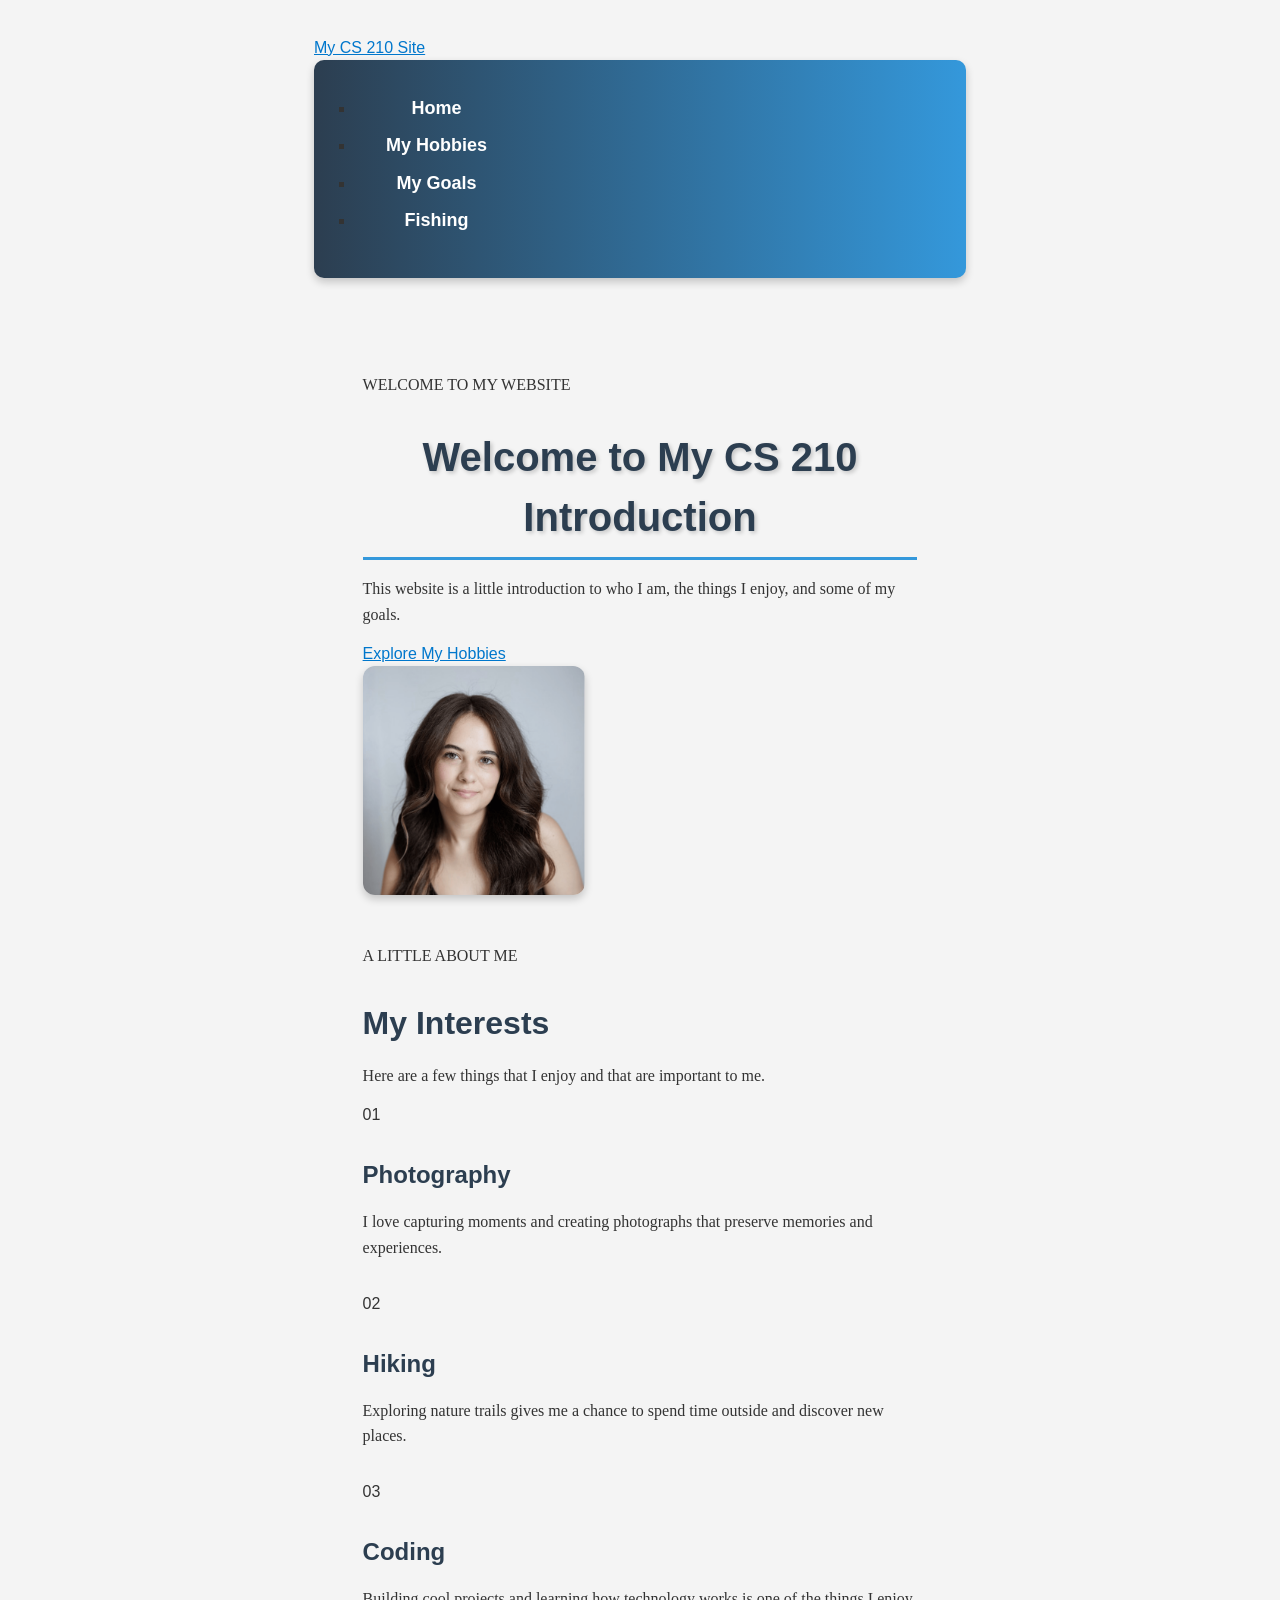
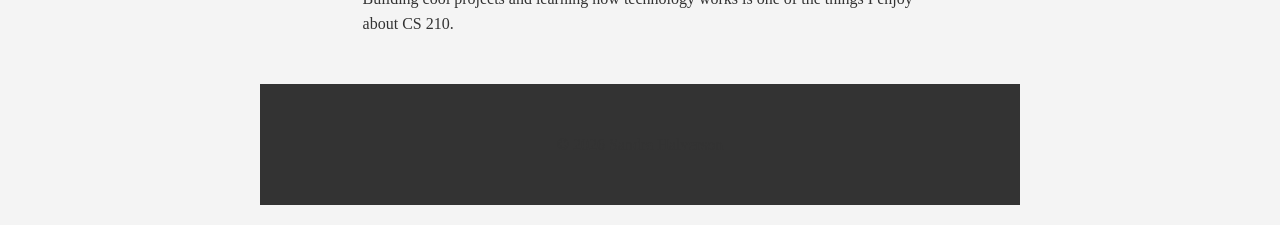
<file: index.html>
<!DOCTYPE html>
<html lang="en">
<head>
    <meta charset="UTF-8">
    <meta name="viewport" content="width=device-width, initial-scale=1.0">

    <!-- Final project update: redesigned the site with a responsive layout,
         fluid typography, improved navigation, and an interests card section. -->

    <title>My Introduction - CS 210</title>
    <link rel="stylesheet" href="css/style.css">
</head>

<body>
    <header class="site-header">
        <div class="container header-content">
            <a href="index.html" class="site-title">My CS 210 Site</a>

            <nav aria-label="Main navigation">
                <ul class="nav-list">
                    <li><a href="index.html" aria-current="page">Home</a></li>
                    <li><a href="hobbies/hobbies.html">My Hobbies</a></li>
                    <li><a href="goals/goals.html">My Goals</a></li>
                    <li><a href="fishing/fishing.html">Fishing</a></li>
                </ul>
            </nav>
        </div>
    </header>

    <main>
        <section class="hero container">
            <div class="hero-text">
                <p class="eyebrow">WELCOME TO MY WEBSITE</p>
                <h1>Welcome to My CS 210 Introduction</h1>

                <p class="intro">
                    This website is a little introduction to who I am,
                    the things I enjoy, and some of my goals.
                </p>

                <a class="button" href="hobbies/hobbies.html">Explore My Hobbies</a>
            </div>

            <div class="hero-image">
                <img src="img/sandra.png"
                     alt="A headshot of me">
            </div>
        </section>

        <section class="interests container">
            <div class="section-heading">
                <p class="eyebrow">A LITTLE ABOUT ME</p>
                <h2>My Interests</h2>
                <p>
                    Here are a few things that I enjoy and that are important
                    to me.
                </p>
            </div>

            <div class="interest-grid">
                <article class="interest-card">
                    <span class="card-number">01</span>
                    <h3>Photography</h3>
                    <p>
                        I love capturing moments and creating photographs
                        that preserve memories and experiences.
                    </p>
                </article>

                <article class="interest-card">
                    <span class="card-number">02</span>
                    <h3>Hiking</h3>
                    <p>
                        Exploring nature trails gives me a chance to spend
                        time outside and discover new places.
                    </p>
                </article>

                <article class="interest-card">
                    <span class="card-number">03</span>
                    <h3>Coding</h3>
                    <p>
                        Building cool projects and learning how technology
                        works is one of the things I enjoy about CS 210.
                    </p>
                </article>
            </div>
        </section>
    </main>

    <footer class="site-footer">
        <div class="container">
            <p>&copy; 2026 Sandra Halverson</p>
        </div>
    </footer>
</body>
</html>
</file>
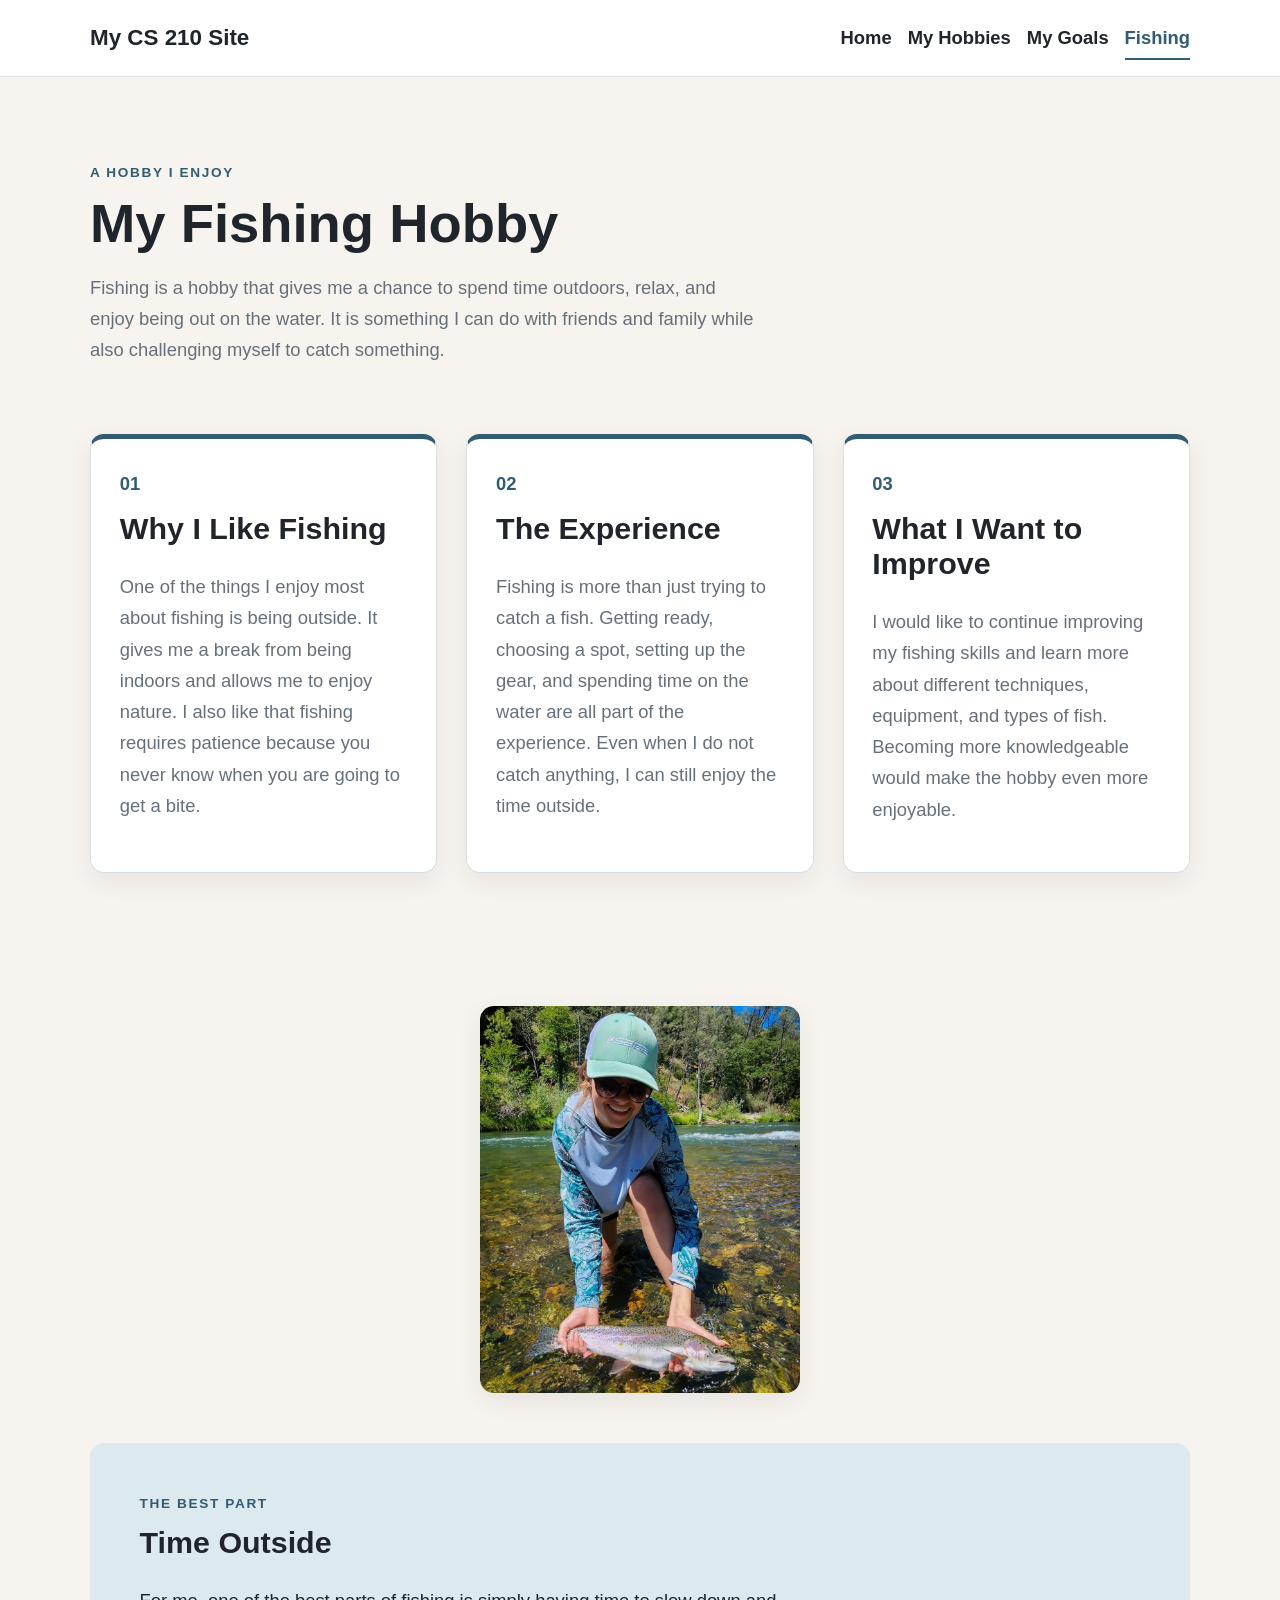
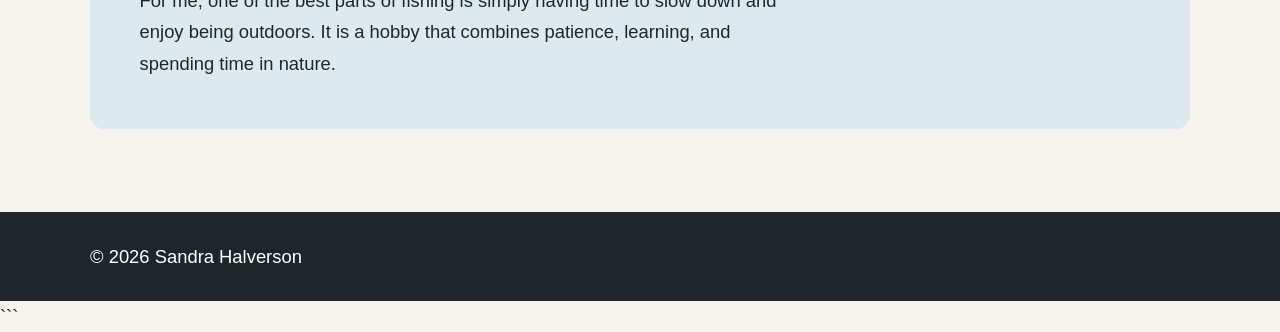
<file: fishing/fishing.html>
<!DOCTYPE html>
<html lang="en">
<head>
    <meta charset="UTF-8">
    <meta name="viewport" content="width=device-width, initial-scale=1.0">

    <title>Fishing - CS 210</title>
    <link rel="stylesheet" href="css/fishing.css">
</head>

<body>
    <header class="site-header">
        <div class="container header-content">
            <a href="index.html" class="site-title">My CS 210 Site</a>

            <nav aria-label="Main navigation">
                <ul class="nav-list">
                    <li><a href="../index.html">Home</a></li>
                    <li><a href="../hobbies/hobbies.html">My Hobbies</a></li>
                    <li><a href="../goals/goals.html">My Goals</a></li>
                    <li><a href="../fishing/fishing.html" aria-current="page">Fishing</a></li>
                </ul>
            </nav>
        </div>
    </header>

    <main>
        <section class="page-intro container">
            <p class="eyebrow">A HOBBY I ENJOY</p>

            <h1>My Fishing Hobby</h1>

            <p>
                Fishing is a hobby that gives me a chance to spend time
                outdoors, relax, and enjoy being out on the water. It is
                something I can do with friends and family while also
                challenging myself to catch something.
            </p>
        </section>

        <section class="content-section container">
            <div class="fishing-grid">

                <article class="fishing-card">
                    <span class="card-number">01</span>
                    <h2>Why I Like Fishing</h2>

                    <p>
                        One of the things I enjoy most about fishing is being
                        outside. It gives me a break from being indoors and
                        allows me to enjoy nature. I also like that fishing
                        requires patience because you never know when you are
                        going to get a bite.
                    </p>
                </article>

                <article class="fishing-card">
                    <span class="card-number">02</span>
                    <h2>The Experience</h2>

                    <p>
                        Fishing is more than just trying to catch a fish.
                        Getting ready, choosing a spot, setting up the gear,
                        and spending time on the water are all part of the
                        experience. Even when I do not catch anything, I can
                        still enjoy the time outside.
                    </p>
                </article>

                <article class="fishing-card">
                    <span class="card-number">03</span>
                    <h2>What I Want to Improve</h2>

                    <p>
                        I would like to continue improving my fishing skills
                        and learn more about different techniques, equipment,
                        and types of fish. Becoming more knowledgeable would
                        make the hobby even more enjoyable.
                    </p>
                </article>

            </div>
        </section>

        <section class="fishing-image container">
            <img src="img/fishing.jpeg" alt="Fishing on a lake">
        </section> 

        <section class="fishing-highlight container">
            <div>
                <p class="eyebrow">THE BEST PART</p>
                <h2>Time Outside</h2>

                <p>
                    For me, one of the best parts of fishing is simply having
                    time to slow down and enjoy being outdoors. It is a hobby
                    that combines patience, learning, and spending time in
                    nature.
                </p>
            </div>
        </section>
    </main>

    <footer class="site-footer">
        <div class="container">
            <p>&copy; 2026 Sandra Halverson</p>
        </div>
    </footer>
</body>
</html>
```
</file>
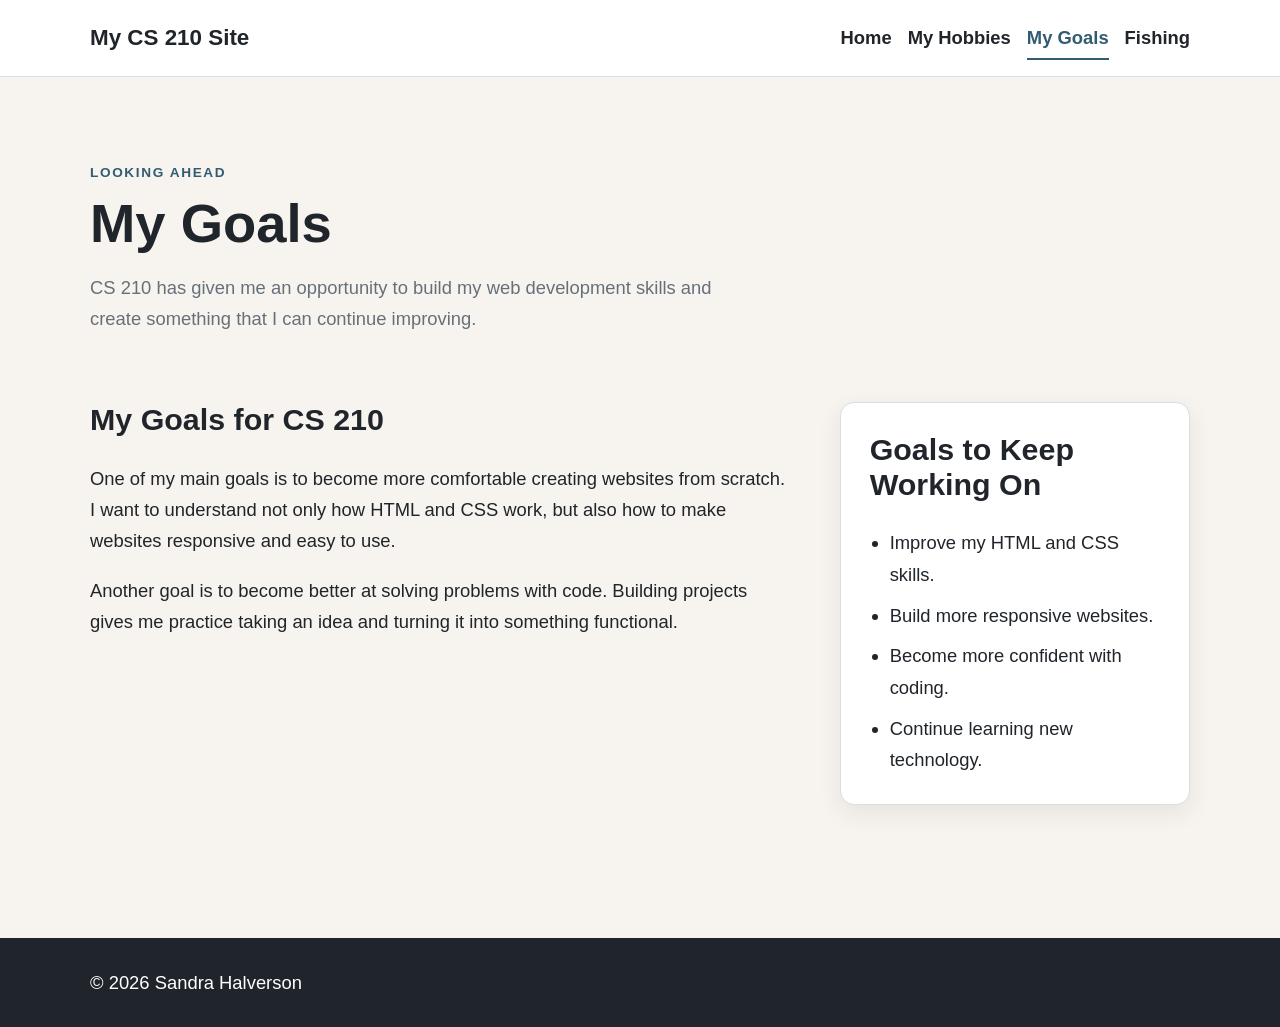
<file: goals/goals.html>
<!DOCTYPE html>
<html lang="en">
<head>
    <meta charset="UTF-8">
    <meta name="viewport" content="width=device-width, initial-scale=1.0">

    <title>My Goals - CS 210</title>
    <link rel="stylesheet" href="css/goals.css">
</head>

<body>
    <header class="site-header">
        <div class="container header-content">
            <a href="index.html" class="site-title">My CS 210 Site</a>

            <nav aria-label="Main navigation">
                <ul class="nav-list">
                    <li><a href="../index.html">Home</a></li>
                    <li><a href="../hobbies/hobbies.html">My Hobbies</a></li>
                    <li><a href="../goals/goals.html" aria-current="page">My Goals</a></li>
                    <li><a href="../fishing/fishing.html">Fishing</a></li>
                </ul>
            </nav>
        </div>
    </header>

    <main>
        <section class="page-intro container">
            <p class="eyebrow">LOOKING AHEAD</p>
            <h1>My Goals</h1>
            <p>
                CS 210 has given me an opportunity to build my web development
                skills and create something that I can continue improving.
            </p>
        </section>

        <section class="content-section container">
            <div class="goal-layout">
                <div class="goal-main">
                    <h2>My Goals for CS 210</h2>

                    <p>
                        One of my main goals is to become more comfortable
                        creating websites from scratch. I want to understand
                        not only how HTML and CSS work, but also how to make
                        websites responsive and easy to use.
                    </p>

                    <p>
                        Another goal is to become better at solving problems
                        with code. Building projects gives me practice taking
                        an idea and turning it into something functional.
                    </p>
                </div>

                <aside class="goal-box">
                    <h2>Goals to Keep Working On</h2>

                    <ul>
                        <li>Improve my HTML and CSS skills.</li>
                        <li>Build more responsive websites.</li>
                        <li>Become more confident with coding.</li>
                        <li>Continue learning new technology.</li>
                    </ul>
                </aside>
            </div>
        </section>
    </main>

    <footer class="site-footer">
        <div class="container">
            <p>&copy; 2026 Sandra Halverson</p>
        </div>
    </footer>
</body>
</html>
</file>
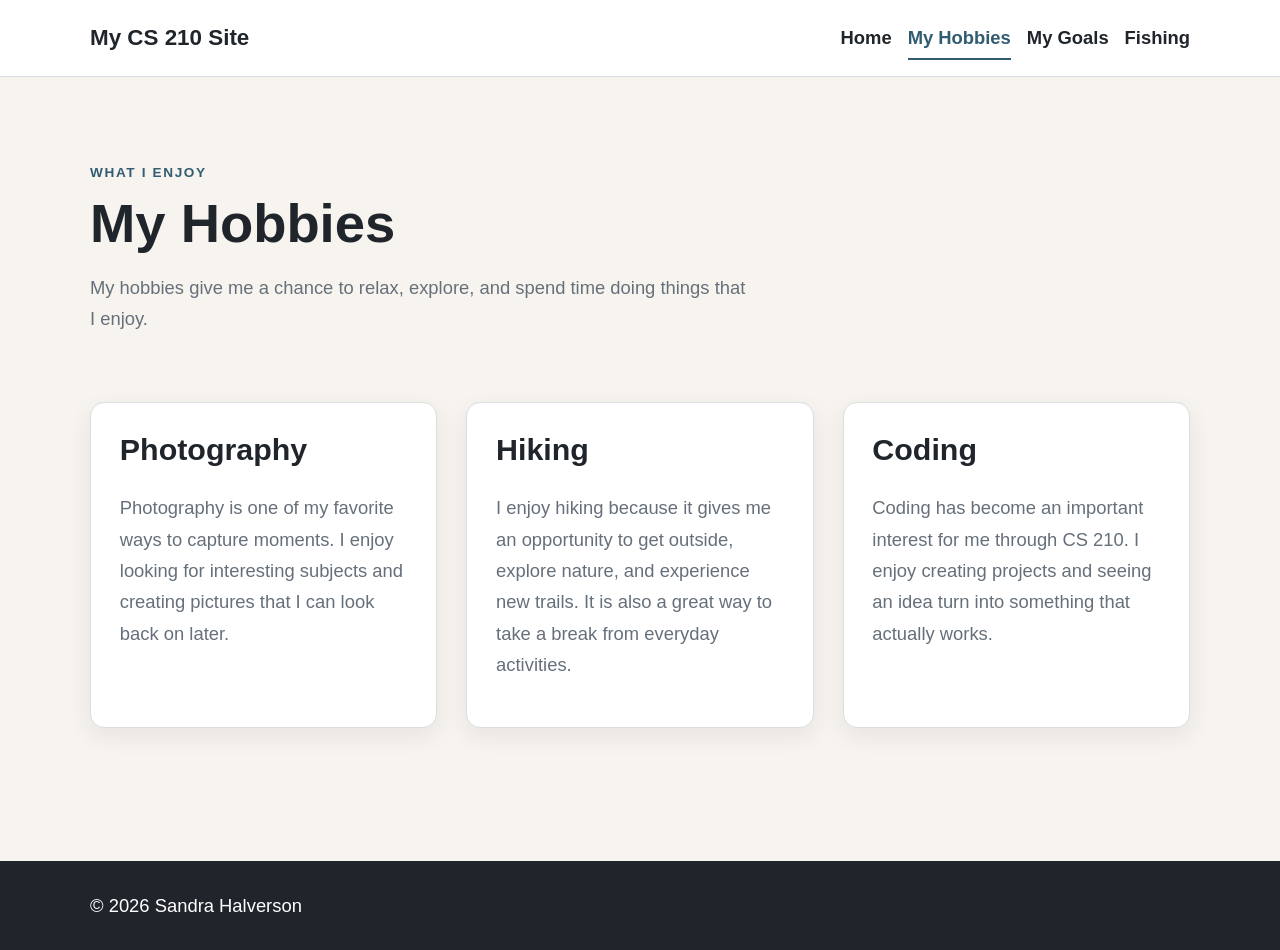
<file: hobbies/hobbies.html>
<!DOCTYPE html>
<html lang="en">
<head>
    <meta charset="UTF-8">
    <meta name="viewport" content="width=device-width, initial-scale=1.0">

    <title>My Hobbies - CS 210</title>
    <link rel="stylesheet" href="css/hobbies.css">
</head>

<body>
    <header class="site-header">
        <div class="container header-content">
            <a href="index.html" class="site-title">My CS 210 Site</a>

            <nav aria-label="Main navigation">
                <ul class="nav-list">
                    <li><a href="../index.html">Home</a></li>
                    <li><a href="../hobbies/hobbies.html" aria-current="page">My Hobbies</a></li>
                    <li><a href="../goals/goals.html">My Goals</a></li>
                    <li><a href="../fishing/fishing.html">Fishing</a></li>
                </ul>
            </nav>
        </div>
    </header>

    <main>
        <section class="page-intro container">
            <p class="eyebrow">WHAT I ENJOY</p>
            <h1>My Hobbies</h1>
            <p>
                My hobbies give me a chance to relax, explore, and spend time
                doing things that I enjoy.
            </p>
        </section>

        <section class="content-section container">
            <div class="hobby-grid">
                <article class="hobby-card">
                    <h2>Photography</h2>
                    <p>
                        Photography is one of my favorite ways to capture
                        moments. I enjoy looking for interesting subjects and
                        creating pictures that I can look back on later.
                    </p>
                </article>

                <article class="hobby-card">
                    <h2>Hiking</h2>
                    <p>
                        I enjoy hiking because it gives me an opportunity to
                        get outside, explore nature, and experience new trails.
                        It is also a great way to take a break from everyday
                        activities.
                    </p>
                </article>

                <article class="hobby-card">
                    <h2>Coding</h2>
                    <p>
                        Coding has become an important interest for me through
                        CS 210. I enjoy creating projects and seeing an idea
                        turn into something that actually works.
                    </p>
                </article>
            </div>
        </section>
    </main>

    <footer class="site-footer">
        <div class="container">
            <p>&copy; 2026 Sandra Halverson</p>
        </div>
    </footer>
</body>
</html>
</file>
<file: css/style.css>
/* base settings */

html {
  font-size: 16px;
}

* {
  box-sizing: border-box;
}


body {
  margin: 0 auto;  
  padding: 20px; 
  background-color: #f4f4f4;        
  color: #333333;                   
  font-family: Arial, Helvetica, sans-serif;                     
  line-height: 1.5;    
  display: flex;
  flex-direction: column;
  min-height: 100vh;  
  max-width: 800px;           
}

/* Main content layout */
main {
  flex: 1;
  padding: 2rem;
  max-width: 800px;
  margin: 0 auto;
  width: 100%;
}

main,
.container,
.wrapper {
    width: min(90%, 1000px);
    margin: 0 auto;
    padding: 1rem;
}

/* Navigation bar */
nav {
  background: linear-gradient(to right, #2c3e50, #3498db); /* Creative touch #3 */
  padding: 15px;
  border-radius: 10px;                                     /* Creative touch #4 */
  box-shadow: 0 4px 8px rgba(0, 0, 0, 0.2);                /* Creative touch #5 */
  margin-bottom: 30px;
  text-align: center;
  display: flex;
  justify-content: space-between;
  align-items: center;
  padding: 1rem;
  background-color: #333;
}

nav a {
  color: white;                
  margin: 0 15px;
  text-decoration: none;
  font-size: 18px;
  font-weight: bold;
  padding: 0.5rem 1rem;
}

nav a:hover {
  color: #f1c40f;             
  text-decoration: underline;
}

@media (min-width: 700px) {
  nav {
    flex-direction: row;
    justify-content: space-between;
    align-items: center;
  }
}


/* headings */

h1 {
    color: #2c3e50;
    font-size: 2.5rem;
    text-align: center;
    text-shadow: 2px 2px 4px rgba(0, 0, 0, 0.2);
    border-bottom: 3px solid #3498db;            
    padding-bottom: 10px;
}


h2 {
  color: #34495e;              
  font-size: 2rem;             
  font-family: Arial, Helvetica, sans-serif;
  font-weight: 600;
  margin-bottom: 0.5rem;
}

h3 {
  font-size: 1.5rem;
}

h1, h2, h3 {
  color: #2c3e50;
  margin-top: 30px;
  margin-bottom: 15px;
}

/* paragraphs */

p {
  font-size: 16px;             
  line-height: 1.6;            
  color: #333;
  font-family: Georgia, serif;
  margin-bottom: 15px;
}

.desc {
  color: #3498db;
}

/* Links */
a {
  color: #0077cc;              
  text-decoration: underline;  
}

a:hover {
  color: #005fa3;              
  text-decoration: none;
}

/* Images */
img {
  border-radius: 12px;                                     /* Rounded corners */
  box-shadow: 0 4px 8px rgba(0, 0, 0, 0.2);  
  width: 40%;
  max-width: 100%;
  height: auto;
  display: block;
}

.center {
  display: block;
  margin-left: auto;
  margin-right: auto;
  width: 50%;
}

/* Lists */
ul {
  list-style-type: square;                               
}

ul, ol {
  line-height: 1.8;
  margin-bottom: 20px;
  padding-left: 25px;
  color: #333333;
}

li {
  margin-bottom: 5px;
}

/* Sections */
section {
  padding: 1rem 0;
}


/* Interests section */
.interest-grid {
  display: flex;
  gap: 1rem;
  flex-wrap: wrap;
  flex-direction: column;
}

.interest-item {
  flex: 1;
  min-width: 250px;
  padding: 1.5rem;
  background-color: #f0f0f0;
  border-radius: 8px;
}

@media (min-width: 700px) {
  .interest-grid {
    flex-direction: row;
    flex-wrap: wrap;
  }
  .interest-item {
    flex: 1 1 250px;
  }
}


/* Footer */
footer {
  background-color: #333;
  color: white;
  padding: 1rem;
  text-align: center;
}

/* Mobile layout */
@media (max-width: 768px) {
  nav {
    flex-direction: column;
    gap: 0.5rem;
  }

  .interest-grid {
    flex-direction: column;
  }

  .interest-item {
    min-width: 100%;
  }
}
</file>
<file: fishing/css/fishing.css>
/* =========================================
   CS 210 FINAL PROJECT
   Mobile-first responsive stylesheet
   ========================================= */

   :root {
    --background: #f7f4ef;
    --surface: #ffffff;
    --text: #20252b;
    --muted: #66707a;
    --accent: #315c72;
    --accent-dark: #244556;
    --accent-light: #dce9ee;
    --border: #d8dee1;

    --step-0: clamp(1rem, 0.95rem + 0.25vw, 1.15rem);
    --step-1: clamp(1.15rem, 1rem + 0.5vw, 1.4rem);
    --step-2: clamp(1.45rem, 1.2rem + 1vw, 1.9rem);
    --step-3: clamp(2.1rem, 1.6rem + 2.5vw, 3.4rem);

    --space-s: clamp(0.75rem, 0.6rem + 0.5vw, 1.25rem);
    --space-m: clamp(1.25rem, 1rem + 1vw, 2rem);
    --space-l: clamp(2rem, 1.5rem + 2vw, 4rem);
    --space-xl: clamp(3rem, 2rem + 4vw, 6rem);

    --radius: 14px;
    --shadow: 0 8px 25px rgba(32, 37, 43, 0.08);
}

/* ---------- Base ---------- */

* {
    box-sizing: border-box;
}

html {
    scroll-behavior: smooth;
}

body {
    margin: 0;
    background: var(--background);
    color: var(--text);
    font-family: Arial, Helvetica, sans-serif;
    font-size: var(--step-0);
    line-height: 1.7;
}

img {
    display: block;
    max-width: 100%;
    height: auto;
}

a {
    color: var(--accent);
}

a:hover {
    color: var(--accent-dark);
}

/* ---------- Typography ---------- */

h1,
h2,
h3 {
    line-height: 1.15;
    margin-top: 0;
}

h1 {
    font-size: var(--step-3);
    margin-bottom: var(--space-s);
}

h2 {
    font-size: var(--step-2);
}

h3 {
    font-size: var(--step-1);
}

p {
    margin-top: 0;
}

/* ---------- Layout ---------- */

.container {
    width: min(92%, 1100px);
    margin-inline: auto;
}

/* ---------- Header ---------- */

.site-header {
    background: var(--surface);
    border-bottom: 1px solid var(--border);
}

.header-content {
    display: flex;
    flex-wrap: wrap;
    align-items: center;
    justify-content: space-between;
    gap: var(--space-s);
    padding-block: 1rem;
}

.site-title {
    color: var(--text);
    font-size: var(--step-1);
    font-weight: 700;
    text-decoration: none;
}

.nav-list {
    display: flex;
    flex-wrap: wrap;
    gap: 0.4rem 1rem;
    list-style: none;
    margin: 0;
    padding: 0;
}

.nav-list a {
    display: block;
    padding: 0.35rem 0;
    color: var(--text);
    text-decoration: none;
    font-weight: 600;
    border-bottom: 2px solid transparent;
}

.nav-list a:hover,
.nav-list a[aria-current="page"] {
    color: var(--accent);
    border-bottom-color: var(--accent);
}

/* ---------- Home hero ---------- */

.hero {
    display: grid;
    gap: var(--space-l);
    align-items: center;
    padding-block: var(--space-xl);
}

.hero-text {
    max-width: 680px;
}

.eyebrow {
    margin-bottom: 0.6rem;
    color: var(--accent);
    font-size: 0.85rem;
    font-weight: 700;
    letter-spacing: 0.12em;
}

.intro {
    max-width: 60ch;
    color: var(--muted);
    font-size: var(--step-1);
    margin-bottom: var(--space-m);
}

.hero-image {
    justify-self: center;
    width: min(100%, 330px);
}

.hero-image img {
    width: 100%;
    aspect-ratio: 1;
    object-fit: cover;
    border-radius: 50%;
    border: 8px solid var(--surface);
    box-shadow: var(--shadow);
}

/* ---------- Buttons ---------- */

.button {
    display: inline-block;
    padding: 0.75rem 1.1rem;
    border-radius: 8px;
    background: var(--accent);
    color: white;
    font-weight: 700;
    text-decoration: none;
}

.button:hover {
    background: var(--accent-dark);
    color: white;
}

/* ---------- Sections ---------- */

.interests {
    padding-bottom: var(--space-xl);
}

.section-heading {
    max-width: 650px;
    margin-bottom: var(--space-l);
}

.section-heading p:last-child {
    color: var(--muted);
}

.interest-grid,
.hobby-grid {
    display: grid;
    grid-template-columns: 1fr;
    gap: var(--space-m);
}

.interest-card,
.hobby-card,
.goal-box {
    padding: var(--space-m);
    background: var(--surface);
    border: 1px solid var(--border);
    border-radius: var(--radius);
    box-shadow: var(--shadow);
}

.interest-card {
    border-top: 5px solid var(--accent);
}

.card-number {
    display: block;
    margin-bottom: 0.75rem;
    color: var(--accent);
    font-weight: 700;
}

.interest-card p,
.hobby-card p {
    color: var(--muted);
}

/* Fishing page image */
.fishing-image {
    display: flex;
    justify-content: center;
    margin: var(--space-l) auto;
    width: 25%;
}

.fishing-image img {
    display: block;
    width: 100%;
    max-width: 700px;
    height: auto;
    border-radius: var(--radius);
    box-shadow: var(--shadow);
}

/* ---------- Interior pages ---------- */

.page-intro {
    padding-block: var(--space-xl) var(--space-l);
}

.page-intro p:last-child {
    max-width: 65ch;
    color: var(--muted);
}

.content-section {
    padding-bottom: var(--space-xl);
}

.goal-layout {
    display: grid;
    gap: var(--space-l);
}

.goal-main {
    max-width: 70ch;
}

.goal-box {
    align-self: start;
}

.goal-box ul {
    margin: 0;
    padding-left: 1.25rem;
}

.goal-box li + li {
    margin-top: 0.6rem;
}

/* ---------- Footer ---------- */

.site-footer {
    margin-top: var(--space-l);
    padding-block: var(--space-m);
    background: var(--text);
    color: white;
}

.site-footer p {
    margin: 0;
}

.fishing-grid {
    display: grid;
    grid-template-columns: 1fr;
    gap: var(--space-m);
}

.fishing-card {
    padding: var(--space-m);
    background: var(--surface);
    border: 1px solid var(--border);
    border-radius: var(--radius);
    box-shadow: var(--shadow);
    border-top: 5px solid var(--accent);
}

.fishing-card p {
    color: var(--muted);
}

.fishing-highlight {
    margin-bottom: var(--space-xl);
    padding: var(--space-l);
    background: var(--accent-light);
    border-radius: var(--radius);
}

.fishing-highlight p:last-child {
    max-width: 65ch;
    margin-bottom: 0;
    color: var(--text);
}

/* Desktop fishing layout */

@media (min-width: 46rem) {
    .fishing-grid {
        grid-template-columns: repeat(3, minmax(0, 1fr));
    }
}
</file>
<file: goals/css/goals.css>
/* =========================================
   CS 210 FINAL PROJECT
   Mobile-first responsive stylesheet
   ========================================= */

   :root {
    --background: #f7f4ef;
    --surface: #ffffff;
    --text: #20252b;
    --muted: #66707a;
    --accent: #315c72;
    --accent-dark: #244556;
    --accent-light: #dce9ee;
    --border: #d8dee1;

    --step-0: clamp(1rem, 0.95rem + 0.25vw, 1.15rem);
    --step-1: clamp(1.15rem, 1rem + 0.5vw, 1.4rem);
    --step-2: clamp(1.45rem, 1.2rem + 1vw, 1.9rem);
    --step-3: clamp(2.1rem, 1.6rem + 2.5vw, 3.4rem);

    --space-s: clamp(0.75rem, 0.6rem + 0.5vw, 1.25rem);
    --space-m: clamp(1.25rem, 1rem + 1vw, 2rem);
    --space-l: clamp(2rem, 1.5rem + 2vw, 4rem);
    --space-xl: clamp(3rem, 2rem + 4vw, 6rem);

    --radius: 14px;
    --shadow: 0 8px 25px rgba(32, 37, 43, 0.08);
}

/* ---------- Base ---------- */

* {
    box-sizing: border-box;
}

html {
    scroll-behavior: smooth;
}

body {
    margin: 0;
    background: var(--background);
    color: var(--text);
    font-family: Arial, Helvetica, sans-serif;
    font-size: var(--step-0);
    line-height: 1.7;
}

img {
    display: block;
    max-width: 100%;
    height: auto;
}

a {
    color: var(--accent);
}

a:hover {
    color: var(--accent-dark);
}

/* ---------- Typography ---------- */

h1,
h2,
h3 {
    line-height: 1.15;
    margin-top: 0;
}

h1 {
    font-size: var(--step-3);
    margin-bottom: var(--space-s);
}

h2 {
    font-size: var(--step-2);
}

h3 {
    font-size: var(--step-1);
}

p {
    margin-top: 0;
}

/* ---------- Layout ---------- */

.container {
    width: min(92%, 1100px);
    margin-inline: auto;
}

/* ---------- Header ---------- */

.site-header {
    background: var(--surface);
    border-bottom: 1px solid var(--border);
}

.header-content {
    display: flex;
    flex-wrap: wrap;
    align-items: center;
    justify-content: space-between;
    gap: var(--space-s);
    padding-block: 1rem;
}

.site-title {
    color: var(--text);
    font-size: var(--step-1);
    font-weight: 700;
    text-decoration: none;
}

.nav-list {
    display: flex;
    flex-wrap: wrap;
    gap: 0.4rem 1rem;
    list-style: none;
    margin: 0;
    padding: 0;
}

.nav-list a {
    display: block;
    padding: 0.35rem 0;
    color: var(--text);
    text-decoration: none;
    font-weight: 600;
    border-bottom: 2px solid transparent;
}

.nav-list a:hover,
.nav-list a[aria-current="page"] {
    color: var(--accent);
    border-bottom-color: var(--accent);
}

/* ---------- Home hero ---------- */

.hero {
    display: grid;
    gap: var(--space-l);
    align-items: center;
    padding-block: var(--space-xl);
}

.hero-text {
    max-width: 680px;
}

.eyebrow {
    margin-bottom: 0.6rem;
    color: var(--accent);
    font-size: 0.85rem;
    font-weight: 700;
    letter-spacing: 0.12em;
}

.intro {
    max-width: 60ch;
    color: var(--muted);
    font-size: var(--step-1);
    margin-bottom: var(--space-m);
}

.hero-image {
    justify-self: center;
    width: min(100%, 330px);
}

.hero-image img {
    width: 100%;
    aspect-ratio: 1;
    object-fit: cover;
    border-radius: 50%;
    border: 8px solid var(--surface);
    box-shadow: var(--shadow);
}

/* ---------- Buttons ---------- */

.button {
    display: inline-block;
    padding: 0.75rem 1.1rem;
    border-radius: 8px;
    background: var(--accent);
    color: white;
    font-weight: 700;
    text-decoration: none;
}

.button:hover {
    background: var(--accent-dark);
    color: white;
}

/* ---------- Sections ---------- */

.interests {
    padding-bottom: var(--space-xl);
}

.section-heading {
    max-width: 650px;
    margin-bottom: var(--space-l);
}

.section-heading p:last-child {
    color: var(--muted);
}

.interest-grid,
.hobby-grid {
    display: grid;
    grid-template-columns: 1fr;
    gap: var(--space-m);
}

.interest-card,
.hobby-card,
.goal-box {
    padding: var(--space-m);
    background: var(--surface);
    border: 1px solid var(--border);
    border-radius: var(--radius);
    box-shadow: var(--shadow);
}

.interest-card {
    border-top: 5px solid var(--accent);
}

.card-number {
    display: block;
    margin-bottom: 0.75rem;
    color: var(--accent);
    font-weight: 700;
}

.interest-card p,
.hobby-card p {
    color: var(--muted);
}

/* ---------- Interior pages ---------- */

.page-intro {
    padding-block: var(--space-xl) var(--space-l);
}

.page-intro p:last-child {
    max-width: 65ch;
    color: var(--muted);
}

.content-section {
    padding-bottom: var(--space-xl);
}

.goal-layout {
    display: grid;
    gap: var(--space-l);
}

.goal-main {
    max-width: 70ch;
}

.goal-box {
    align-self: start;
}

.goal-box ul {
    margin: 0;
    padding-left: 1.25rem;
}

.goal-box li + li {
    margin-top: 0.6rem;
}

/* ---------- Footer ---------- */

.site-footer {
    margin-top: var(--space-l);
    padding-block: var(--space-m);
    background: var(--text);
    color: white;
}

.site-footer p {
    margin: 0;
}

/* =========================================
   DESKTOP LAYOUT
   ========================================= */

@media (min-width: 46rem) {

    .hero {
        grid-template-columns: minmax(0, 1.5fr) minmax(240px, 0.8fr);
    }

    .hero-image {
        justify-self: end;
    }

    .interest-grid {
        grid-template-columns: repeat(3, minmax(0, 1fr));
    }

    .hobby-grid {
        grid-template-columns: repeat(3, minmax(0, 1fr));
    }

    .goal-layout {
        grid-template-columns: minmax(0, 1.6fr) minmax(250px, 0.8fr);
    }

    .header-content {
        flex-wrap: nowrap;
    }
}
</file>
<file: hobbies/css/hobbies.css>
/* =========================================
   CS 210 FINAL PROJECT
   Mobile-first responsive stylesheet
   ========================================= */

   :root {
    --background: #f7f4ef;
    --surface: #ffffff;
    --text: #20252b;
    --muted: #66707a;
    --accent: #315c72;
    --accent-dark: #244556;
    --accent-light: #dce9ee;
    --border: #d8dee1;

    --step-0: clamp(1rem, 0.95rem + 0.25vw, 1.15rem);
    --step-1: clamp(1.15rem, 1rem + 0.5vw, 1.4rem);
    --step-2: clamp(1.45rem, 1.2rem + 1vw, 1.9rem);
    --step-3: clamp(2.1rem, 1.6rem + 2.5vw, 3.4rem);

    --space-s: clamp(0.75rem, 0.6rem + 0.5vw, 1.25rem);
    --space-m: clamp(1.25rem, 1rem + 1vw, 2rem);
    --space-l: clamp(2rem, 1.5rem + 2vw, 4rem);
    --space-xl: clamp(3rem, 2rem + 4vw, 6rem);

    --radius: 14px;
    --shadow: 0 8px 25px rgba(32, 37, 43, 0.08);
}

/* ---------- Base ---------- */

* {
    box-sizing: border-box;
}

html {
    scroll-behavior: smooth;
}

body {
    margin: 0;
    background: var(--background);
    color: var(--text);
    font-family: Arial, Helvetica, sans-serif;
    font-size: var(--step-0);
    line-height: 1.7;
}

img {
    display: block;
    max-width: 100%;
    height: auto;
}

a {
    color: var(--accent);
}

a:hover {
    color: var(--accent-dark);
}

/* ---------- Typography ---------- */

h1,
h2,
h3 {
    line-height: 1.15;
    margin-top: 0;
}

h1 {
    font-size: var(--step-3);
    margin-bottom: var(--space-s);
}

h2 {
    font-size: var(--step-2);
}

h3 {
    font-size: var(--step-1);
}

p {
    margin-top: 0;
}

/* ---------- Layout ---------- */

.container {
    width: min(92%, 1100px);
    margin-inline: auto;
}

/* ---------- Header ---------- */

.site-header {
    background: var(--surface);
    border-bottom: 1px solid var(--border);
}

.header-content {
    display: flex;
    flex-wrap: wrap;
    align-items: center;
    justify-content: space-between;
    gap: var(--space-s);
    padding-block: 1rem;
}

.site-title {
    color: var(--text);
    font-size: var(--step-1);
    font-weight: 700;
    text-decoration: none;
}

.nav-list {
    display: flex;
    flex-wrap: wrap;
    gap: 0.4rem 1rem;
    list-style: none;
    margin: 0;
    padding: 0;
}

.nav-list a {
    display: block;
    padding: 0.35rem 0;
    color: var(--text);
    text-decoration: none;
    font-weight: 600;
    border-bottom: 2px solid transparent;
}

.nav-list a:hover,
.nav-list a[aria-current="page"] {
    color: var(--accent);
    border-bottom-color: var(--accent);
}

/* ---------- Home hero ---------- */

.hero {
    display: grid;
    gap: var(--space-l);
    align-items: center;
    padding-block: var(--space-xl);
}

.hero-text {
    max-width: 680px;
}

.eyebrow {
    margin-bottom: 0.6rem;
    color: var(--accent);
    font-size: 0.85rem;
    font-weight: 700;
    letter-spacing: 0.12em;
}

.intro {
    max-width: 60ch;
    color: var(--muted);
    font-size: var(--step-1);
    margin-bottom: var(--space-m);
}

.hero-image {
    justify-self: center;
    width: min(100%, 330px);
}

.hero-image img {
    width: 100%;
    aspect-ratio: 1;
    object-fit: cover;
    border-radius: 50%;
    border: 8px solid var(--surface);
    box-shadow: var(--shadow);
}

/* ---------- Buttons ---------- */

.button {
    display: inline-block;
    padding: 0.75rem 1.1rem;
    border-radius: 8px;
    background: var(--accent);
    color: white;
    font-weight: 700;
    text-decoration: none;
}

.button:hover {
    background: var(--accent-dark);
    color: white;
}

/* ---------- Sections ---------- */

.interests {
    padding-bottom: var(--space-xl);
}

.section-heading {
    max-width: 650px;
    margin-bottom: var(--space-l);
}

.section-heading p:last-child {
    color: var(--muted);
}

.interest-grid,
.hobby-grid {
    display: grid;
    grid-template-columns: 1fr;
    gap: var(--space-m);
}

.interest-card,
.hobby-card,
.goal-box {
    padding: var(--space-m);
    background: var(--surface);
    border: 1px solid var(--border);
    border-radius: var(--radius);
    box-shadow: var(--shadow);
}

.interest-card {
    border-top: 5px solid var(--accent);
}

.card-number {
    display: block;
    margin-bottom: 0.75rem;
    color: var(--accent);
    font-weight: 700;
}

.interest-card p,
.hobby-card p {
    color: var(--muted);
}

/* ---------- Interior pages ---------- */

.page-intro {
    padding-block: var(--space-xl) var(--space-l);
}

.page-intro p:last-child {
    max-width: 65ch;
    color: var(--muted);
}

.content-section {
    padding-bottom: var(--space-xl);
}

.goal-layout {
    display: grid;
    gap: var(--space-l);
}

.goal-main {
    max-width: 70ch;
}

.goal-box {
    align-self: start;
}

.goal-box ul {
    margin: 0;
    padding-left: 1.25rem;
}

.goal-box li + li {
    margin-top: 0.6rem;
}

/* ---------- Footer ---------- */

.site-footer {
    margin-top: var(--space-l);
    padding-block: var(--space-m);
    background: var(--text);
    color: white;
}

.site-footer p {
    margin: 0;
}

/* =========================================
   DESKTOP LAYOUT
   ========================================= */

@media (min-width: 46rem) {

    .hero {
        grid-template-columns: minmax(0, 1.5fr) minmax(240px, 0.8fr);
    }

    .hero-image {
        justify-self: end;
    }

    .interest-grid {
        grid-template-columns: repeat(3, minmax(0, 1fr));
    }

    .hobby-grid {
        grid-template-columns: repeat(3, minmax(0, 1fr));
    }

    .goal-layout {
        grid-template-columns: minmax(0, 1.6fr) minmax(250px, 0.8fr);
    }

    .header-content {
        flex-wrap: nowrap;
    }
}
</file>
